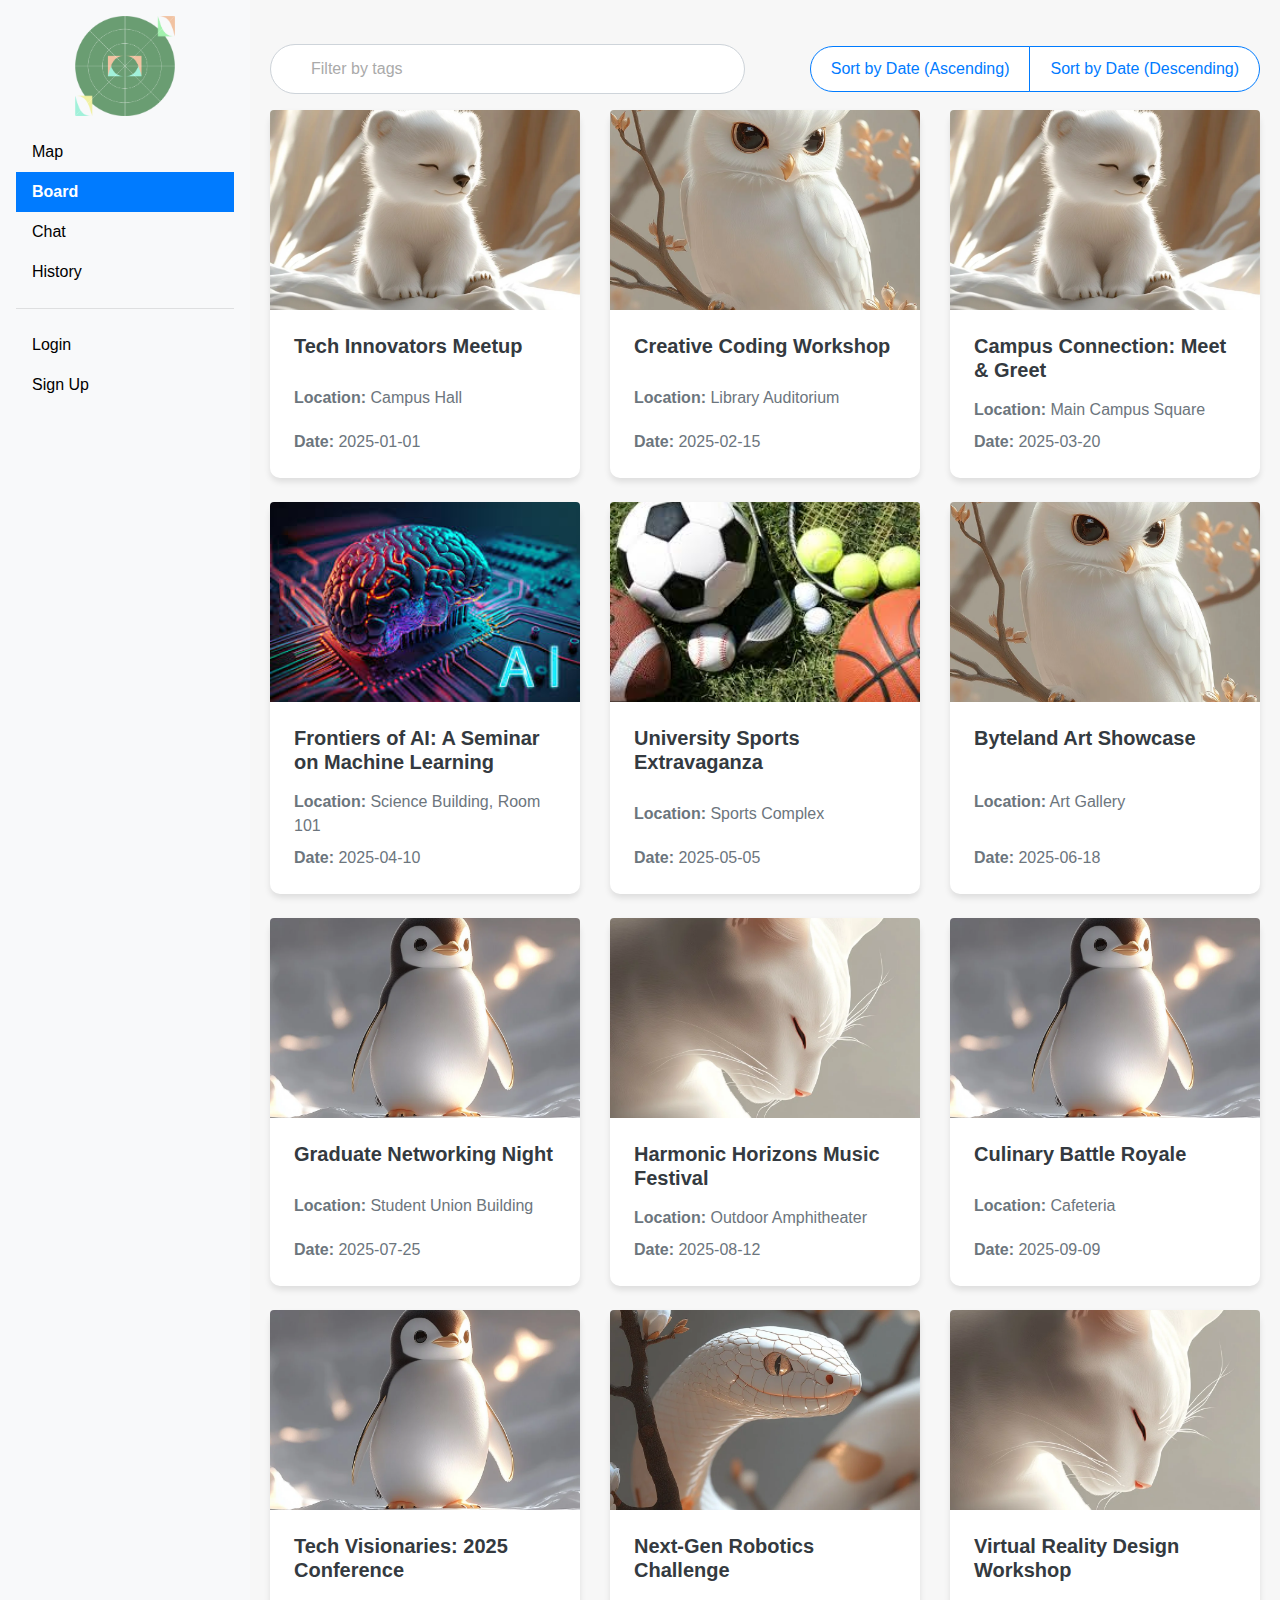
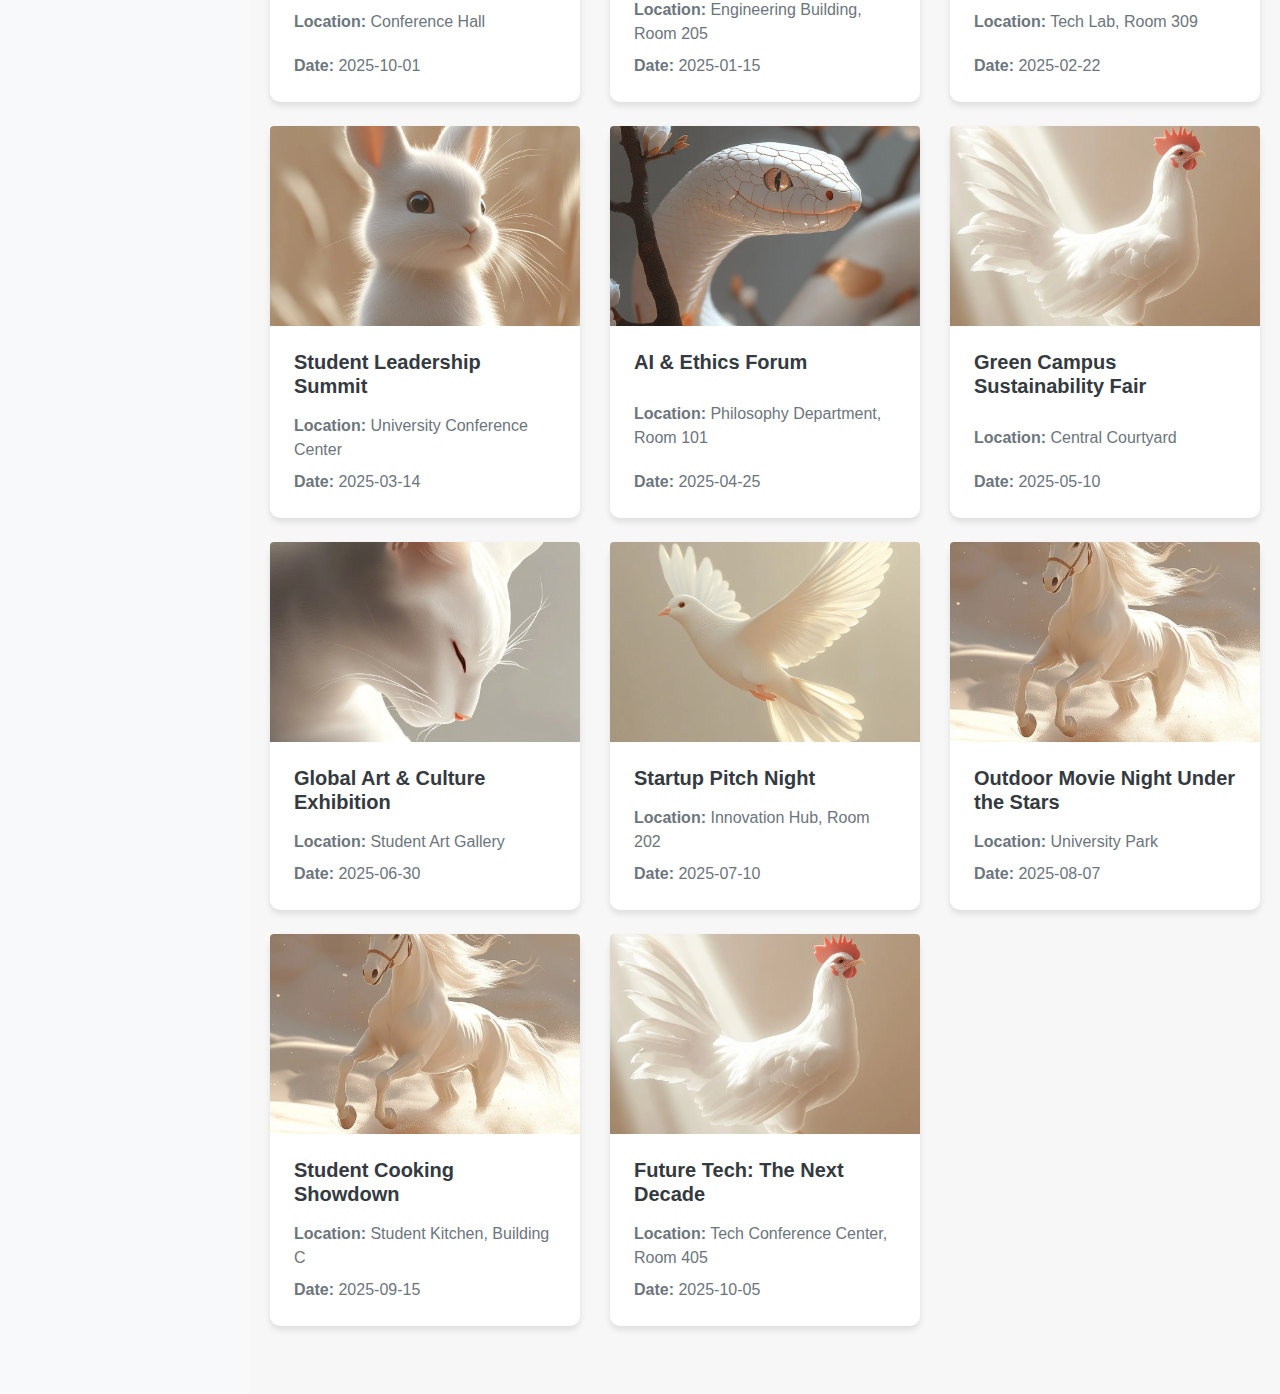
<file: index.html>
<!DOCTYPE html>
<html lang="en">
<head>
    <meta charset="UTF-8">
    <meta name="viewport" content="width=device-width, initial-scale=1.0">
    <title>Board | Friendly</title>
    <link rel="stylesheet" href="css/bootstrap.min.css">
    <link rel="stylesheet" href="css/style.css">
</head>
<body>
    <!-- Sidebar -->
    <div class="d-flex flex-column flex-md-row">
        <div class="sidebar bg-light p-3">
            <div class="text-center mb-3">
                <img src="assets/branding-images/logo.png" alt="Logo" class="img-fluid" style="max-height: 100px;">
            </div>
            <ul class="nav flex-column">
                <li class="nav-item">
                    <a class="nav-link" href="pages/map.html">Map</a>
                </li>
                <li class="nav-item">
                    <a class="nav-link active" id="boardLink" href="index.html">Board</a>
                </li>
                <li class="nav-item">
                    <a class="nav-link" href="pages/chat.html">Chat</a>
                </li>
                <li class="nav-item">
                    <a class="nav-link" href="pages/history.html">History</a>
                </li>
            </ul>
            <hr>
            <ul class="nav flex-column">
                <li class="nav-item">
                    <a class="nav-link" href="account/login.html">Login</a>
                </li>
                <li class="nav-item">
                    <a class="nav-link" href="account/signup.html">Sign Up</a>
                </li>
            </ul>
        </div>

        <!-- Main Content -->
        <div class="container my-4 main-content" style="flex: 1;">
            <button class="btn btn-primary d-md-none" id="sidebar-toggle">☰</button>
            <div class="filter-sort-bar mb-3">
                <input type="text" id="filter-tags" class="form-control" placeholder="Filter by tags">
                <div class="btn-group" role="group" aria-label="Sort options">
                    <button id="sort-asc" class="btn btn-outline-primary">Sort by Date (Ascending)</button>
                    <button id="sort-desc" class="btn btn-outline-primary">Sort by Date (Descending)</button>
                </div>
            </div>
            <div id="activities-container" class="row">
                <!-- Activity tiles will be dynamically inserted here -->
            </div>
        </div>
    </div>

    <script src="js/main.js"></script>
    <script>
        // Toggle sidebar visibility for small screens
        const sidebarToggle = document.getElementById('sidebar-toggle');
        const sidebar = document.querySelector('.sidebar');
        sidebarToggle.addEventListener('click', () => {
            sidebar.classList.toggle('show');
            document.querySelector('.main-content').style.marginLeft = sidebar.classList.contains('show') ? '250px' : '0';
        });
    </script>
</body>
</html>
</file>
<file: css/style.css>
.sidebar {
    min-height: 100vh;
    height: auto;
}

.sidebar {
    background-color: #343a40;
    color: white;
    padding-top: 30px;
    width: 250px;
}

.sidebar .nav-link:hover {
    background-color: #e0e0e0;
    text-decoration: none;
}

.sidebar .nav-link.active {
    background-color: #007bff;
    color: white !important;
    font-weight: bold;
    text-decoration: none;
}

.sidebar .nav-link.active:hover {
    background-color: #0056b3;
    text-decoration: none;
}

.form-control, .custom-select {
    border-radius: 30px;
    box-shadow: 0 4px 8px rgba(0, 0, 0, 0.1);
    padding-left: 40px;
    font-size: 16px;
    height: 50px;
    transition: all 0.3s ease;
}
.form-text {
    font-size: 0.9rem;
    color: #666;
    text-align: center;
}

.form-control:focus, .custom-select:focus {
    border-color: #007bff;
    box-shadow: 0 0 5px rgba(0, 123, 255, 0.5);
}

.form-control::placeholder {
    color: #aaa;
}

#filter-tags {
    background-position: 10px center;
    background-repeat: no-repeat;
    background-size: 20px 20px;
    box-shadow: none;
}

.custom-select option:hover {
    background-color: #d3d3d3;
}

.custom-select option {
    padding: 10px;
}

.filter-sort-bar {
    display: flex;
    justify-content: space-between;
    align-items: center;
    gap: 10px;
}

.filter-sort-bar .form-control, .filter-sort-bar .custom-select {
    flex-grow: 1;
    max-width: 48%;
}

.form-control:hover, .custom-select:hover {
    box-shadow: 0 4px 8px rgba(0, 0, 0, 0.15);
}

@media (max-width: 767px) {
    .sidebar {
        position: fixed;
        top: 0;
        left: -250px;
        width: 250px;
        height: 100%;
        background-color: #f8f9fa;
        transition: 0.3s;
    }
    .sidebar.show {
        left: 0;
    }
    .container {
        margin-left: 0;
    }
}

.main-content {
    transition: margin-left 0.3s;
}

.card {
    border-radius: 10px;
    box-shadow: 0 4px 6px rgba(0, 0, 0, 0.1);
    transition: transform 0.3s ease;
    display: flex;
    flex-direction: column;
    height: 100%;
    max-height: 400px;
}

.card:hover {
    transform: translateY(-5px);
}

.card-img-top {
    border-radius: 10px 10px 0 0;
    height: 200px;
    object-fit: cover;
}

.card-body {
    flex: 1;
    padding: 15px;
    display: flex;
    flex-direction: column;
    justify-content: space-between;
}

.card-title {
    font-size: 1.25rem;
    font-weight: bold;
}

.card-body p {
    margin: 0;
}

.col-md-3 {
    max-width: 23%;
    margin-bottom: 20px;
}

.nav-link {
    color: black !important;
    text-decoration: none;
}

.nav-link:hover {
    text-decoration: underline;
}

body {
    font-family: 'Roboto', sans-serif;
    background-color: #f7f7f7;
}

.container {
    padding: 20px;
}

h1 {
    font-size: 36px;
    color: #333;
    font-weight: bold;
    margin-bottom: 30px;
}

.btn-primary {
    background-color: #007bff;
    border: none;
    padding: 12px;
    border-radius: 5px;
    font-size: 1rem;
    font-weight: 600;
}

.btn-primary:hover {
    background-color: #0056b3;
    border-color: #0056b3;
}

.activity-card .card-body .card-title,
.activity-card .card-body p {
    color: #333;
}

.activity-card .card-body a {
    color: inherit;
    text-decoration: none;
}

.btn-group .btn {
    font-size: 16px;
    padding: 10px 20px;
    border-radius: 25px;
    transition: all 0.3s ease;
}

.btn-group .btn:hover {
    background-color: #007bff;
    color: white;
    border-color: #007bff;
}

.btn-group .btn:focus {
    box-shadow: none;
}

.btn-outline-primary {
    background-color: white;
    border-color: #007bff;
    color: #007bff;
}

.btn-outline-primary:hover {
    background-color: #f0f0f0;
    color: #007bff;
}

.btn-outline-primary:active {
    background-color: #007bff;
    color: white;
    border-color: #007bff;
}
</file>
